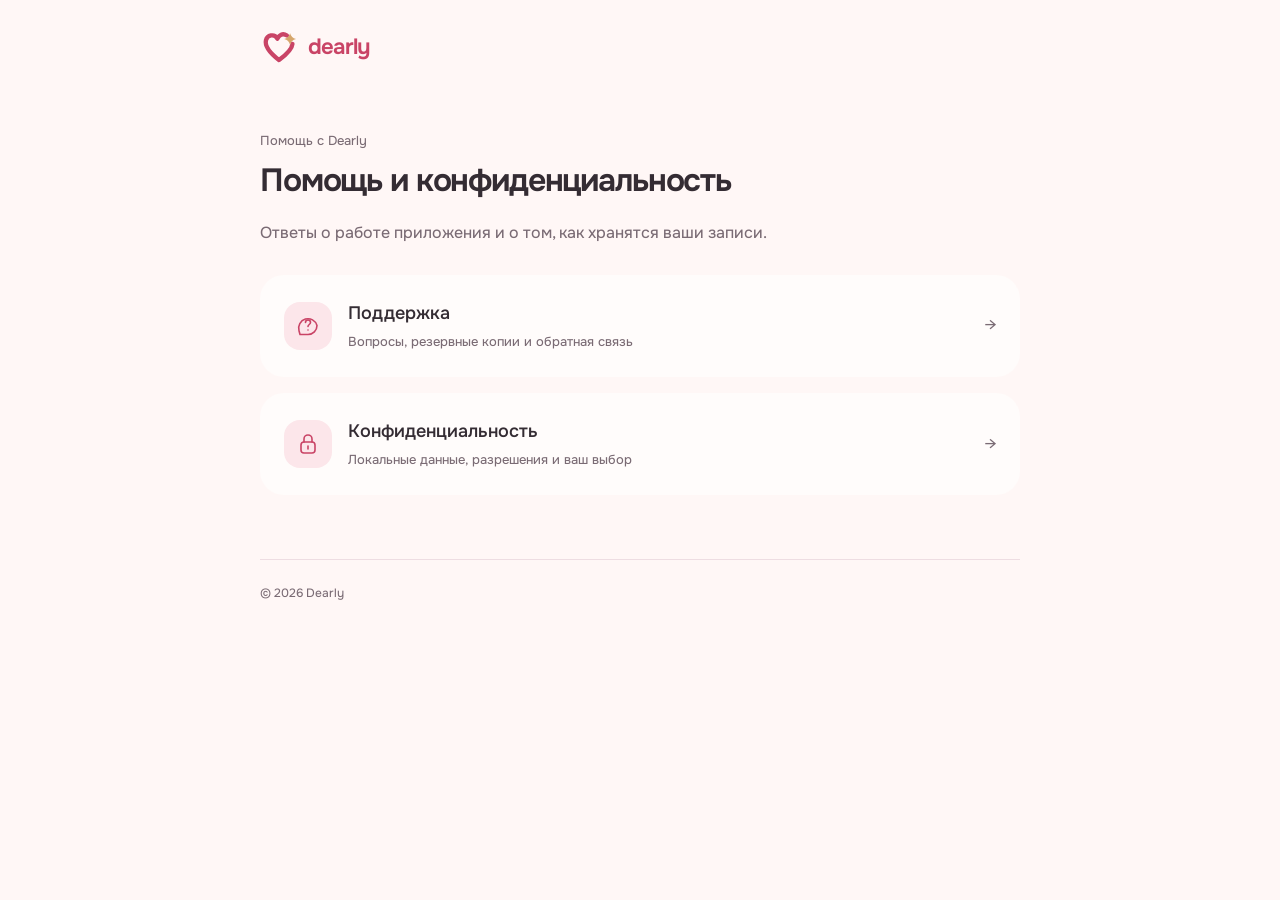
<file: index.html>
<!doctype html><html lang="ru"><head><meta charset="utf-8"><meta name="viewport" content="width=device-width,initial-scale=1"><title>Помощь и конфиденциальность · Dearly</title><meta name="description" content="Dearly — поддержка и конфиденциальность приложения."><meta name="theme-color" content="#fff7f6"><link rel="icon" type="image/svg+xml" href="./assets/mark.svg"><link rel="stylesheet" href="./assets/style.css"></head><body><div class="shell"><header><a class="brand" href="./" aria-label="Dearly — главная"><svg viewBox="0 0 96 96" fill="none" xmlns="http://www.w3.org/2000/svg" aria-hidden="true"><path d="M68 19C57 12 48 18 44 27C36 13 18 18 15 31C11 49 30 67 48 81C64 69 81 54 82 40" stroke="currentColor" stroke-width="11" stroke-linecap="round" stroke-linejoin="round"/><path d="M76 13Q79 25 91 28Q79 31 76 43Q73 31 61 28Q73 25 76 13Z" fill="var(--spark)"/></svg><span>dearly</span></a></header><main><p class="eyebrow">Помощь с Dearly</p><h1>Помощь и конфиденциальность</h1><p class="intro">Ответы о работе приложения и о том, как хранятся ваши записи.</p><div class="cards"><a class="card" href="./support/"><span class="icon"><svg viewBox="0 0 24 24" fill="none" stroke="currentColor" stroke-width="1.6" stroke-linecap="round" stroke-linejoin="round"><path d="M21 11.5a9 9 0 0 1-9 9H4l-1-3.8a9 9 0 1 1 18-5.2Z"/><path d="M9.5 8.5a2.5 2.5 0 0 1 5 0c0 2-2.5 2-2.5 4M12 16h.01"/></svg></span><span><strong>Поддержка</strong><small>Вопросы, резервные копии и обратная связь</small></span><span class="arrow" aria-hidden="true">→</span></a><a class="card" href="./privacy/"><span class="icon"><svg viewBox="0 0 24 24" fill="none" stroke="currentColor" stroke-width="1.6" stroke-linecap="round" stroke-linejoin="round"><rect x="5" y="10" width="14" height="11" rx="3"/><path d="M8 10V7a4 4 0 0 1 8 0v3"/><path d="M12 14v3"/></svg></span><span><strong>Конфиденциальность</strong><small>Локальные данные, разрешения и ваш выбор</small></span><span class="arrow" aria-hidden="true">→</span></a></div></main><footer><span>© 2026 Dearly</span></footer></div></body></html>
</file>
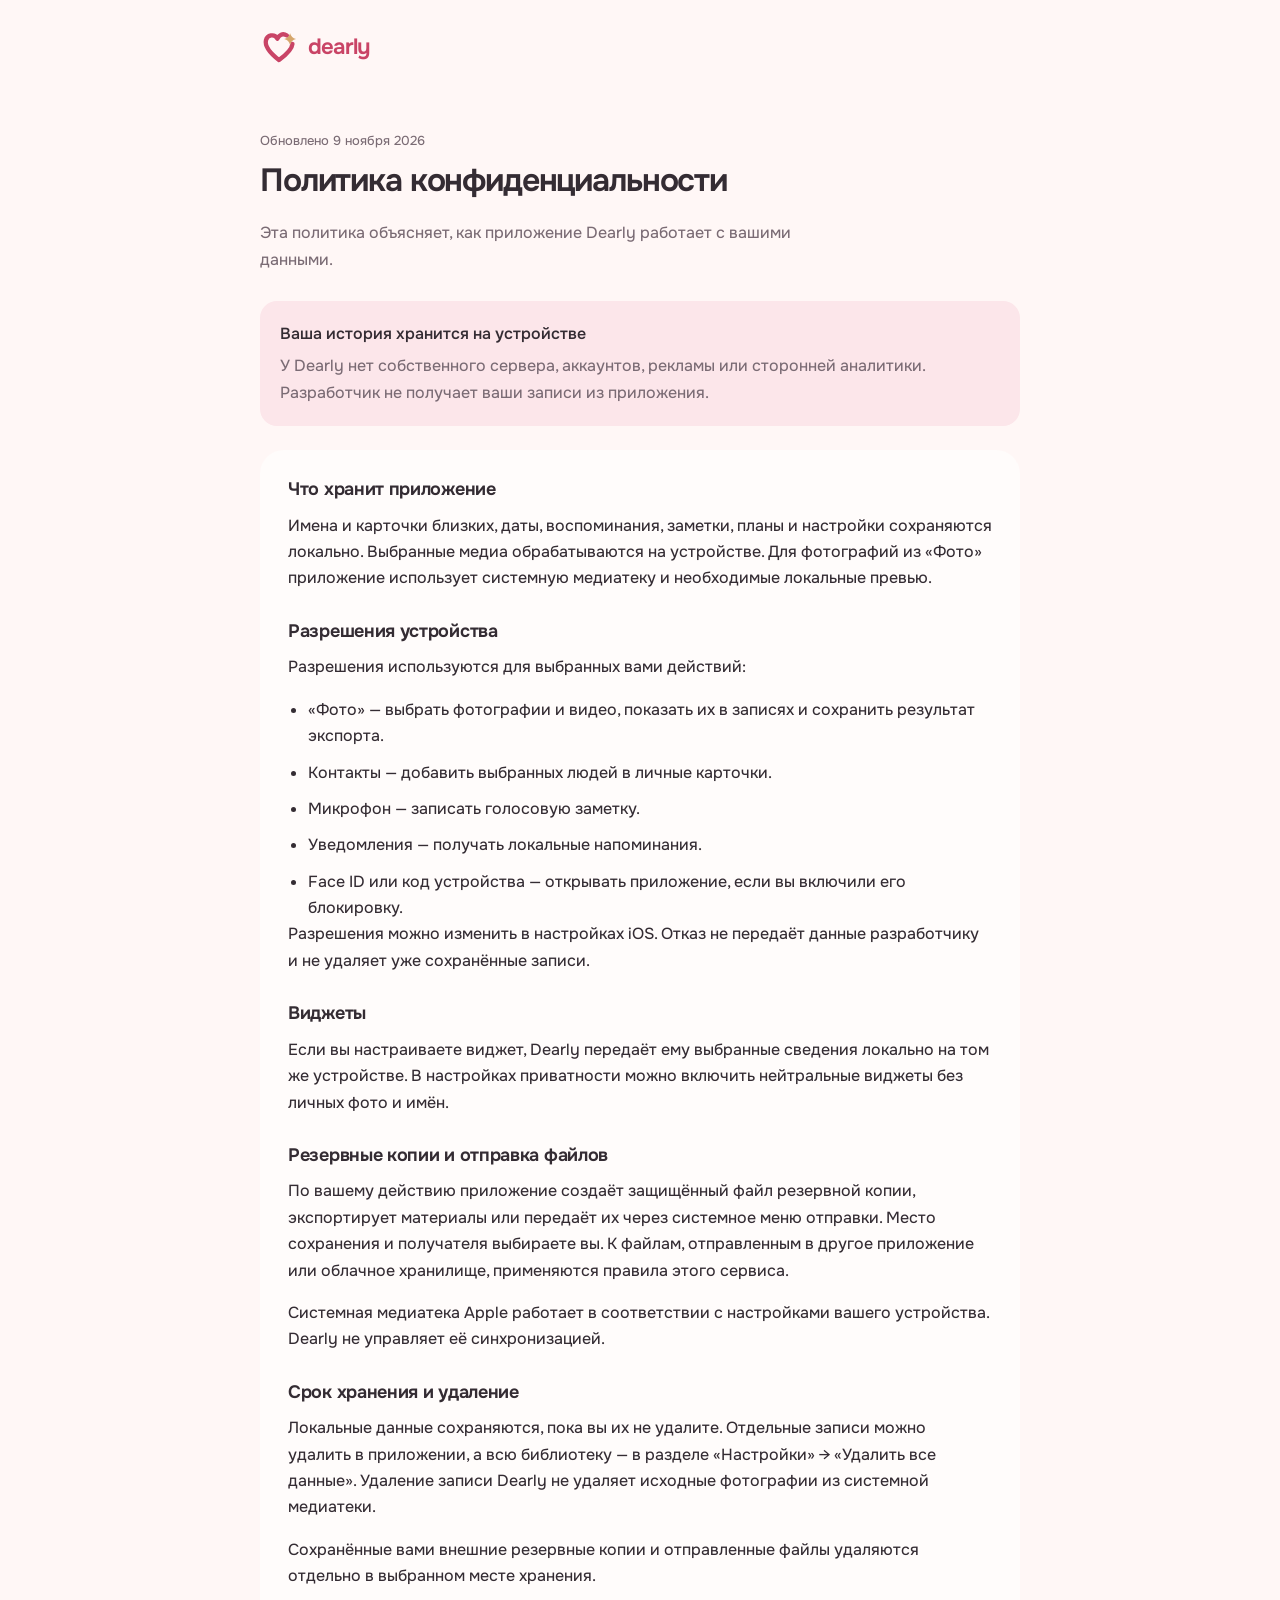
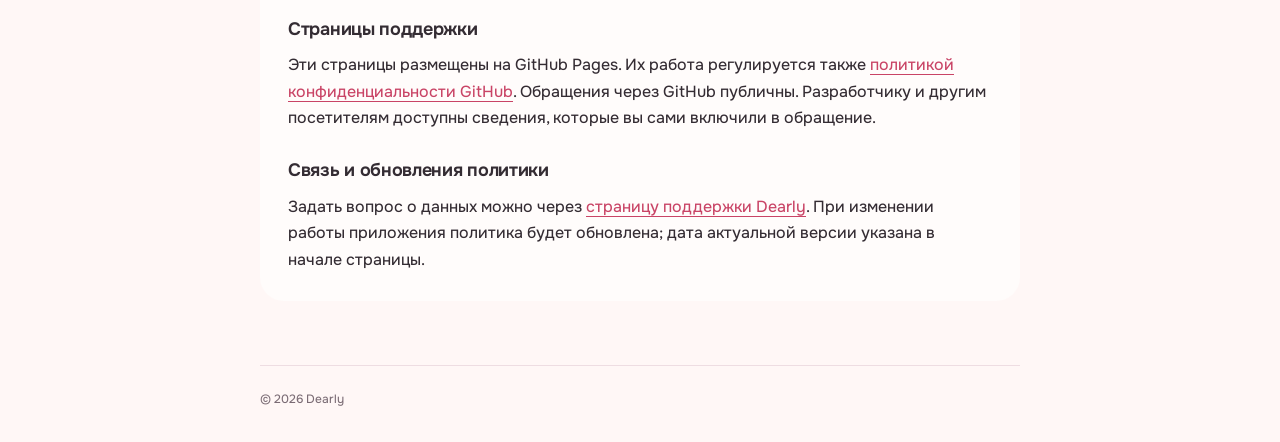
<file: privacy/index.html>
<!doctype html><html lang="ru"><head><meta charset="utf-8"><meta name="viewport" content="width=device-width,initial-scale=1"><title>Политика конфиденциальности · Dearly</title><meta name="description" content="Dearly — поддержка и конфиденциальность приложения."><meta name="theme-color" content="#fff7f6"><link rel="icon" type="image/svg+xml" href="../assets/mark.svg"><link rel="stylesheet" href="../assets/style.css"></head><body><div class="shell"><header><a class="brand" href="../" aria-label="Dearly — главная"><svg viewBox="0 0 96 96" fill="none" xmlns="http://www.w3.org/2000/svg" aria-hidden="true"><path d="M68 19C57 12 48 18 44 27C36 13 18 18 15 31C11 49 30 67 48 81C64 69 81 54 82 40" stroke="currentColor" stroke-width="11" stroke-linecap="round" stroke-linejoin="round"/><path d="M76 13Q79 25 91 28Q79 31 76 43Q73 31 61 28Q73 25 76 13Z" fill="var(--spark)"/></svg><span>dearly</span></a></header><main><p class="eyebrow">Обновлено 9 ноября 2026</p><h1>Политика конфиденциальности</h1><p class="intro">Эта политика объясняет, как приложение Dearly работает с вашими данными.</p><div class="quiet"><strong>Ваша история хранится на устройстве</strong>У Dearly нет собственного сервера, аккаунтов, рекламы или сторонней аналитики. Разработчик не получает ваши записи из приложения.</div><article class="paper"><section><h2>Что хранит приложение</h2><p>Имена и карточки близких, даты, воспоминания, заметки, планы и настройки сохраняются локально. Выбранные медиа обрабатываются на устройстве. Для фотографий из «Фото» приложение использует системную медиатеку и необходимые локальные превью.</p></section><section><h2>Разрешения устройства</h2><p>Разрешения используются для выбранных вами действий:</p><ul class="list"><li>«Фото» — выбрать фотографии и видео, показать их в записях и сохранить результат экспорта.</li><li>Контакты — добавить выбранных людей в личные карточки.</li><li>Микрофон — записать голосовую заметку.</li><li>Уведомления — получать локальные напоминания.</li><li>Face ID или код устройства — открывать приложение, если вы включили его блокировку.</li></ul><p>Разрешения можно изменить в настройках iOS. Отказ не передаёт данные разработчику и не удаляет уже сохранённые записи.</p></section><section><h2>Виджеты</h2><p>Если вы настраиваете виджет, Dearly передаёт ему выбранные сведения локально на том же устройстве. В настройках приватности можно включить нейтральные виджеты без личных фото и имён.</p></section><section><h2>Резервные копии и отправка файлов</h2><p>По вашему действию приложение создаёт защищённый файл резервной копии, экспортирует материалы или передаёт их через системное меню отправки. Место сохранения и получателя выбираете вы. К файлам, отправленным в другое приложение или облачное хранилище, применяются правила этого сервиса.</p><p>Системная медиатека Apple работает в соответствии с настройками вашего устройства. Dearly не управляет её синхронизацией.</p></section><section><h2>Срок хранения и удаление</h2><p>Локальные данные сохраняются, пока вы их не удалите. Отдельные записи можно удалить в приложении, а всю библиотеку — в разделе «Настройки» → «Удалить все данные». Удаление записи Dearly не удаляет исходные фотографии из системной медиатеки.</p><p>Сохранённые вами внешние резервные копии и отправленные файлы удаляются отдельно в выбранном месте хранения.</p></section><section><h2>Страницы поддержки</h2><p>Эти страницы размещены на GitHub Pages. Их работа регулируется также <a href="https://docs.github.com/en/site-policy/privacy-policies/github-general-privacy-statement">политикой конфиденциальности GitHub</a>. Обращения через GitHub публичны. Разработчику и другим посетителям доступны сведения, которые вы сами включили в обращение.</p></section><section><h2>Связь и обновления политики</h2><p>Задать вопрос о данных можно через <a href="../support/">страницу поддержки Dearly</a>. При изменении работы приложения политика будет обновлена; дата актуальной версии указана в начале страницы.</p></section></article></main><footer><span>© 2026 Dearly</span></footer></div></body></html>
</file>
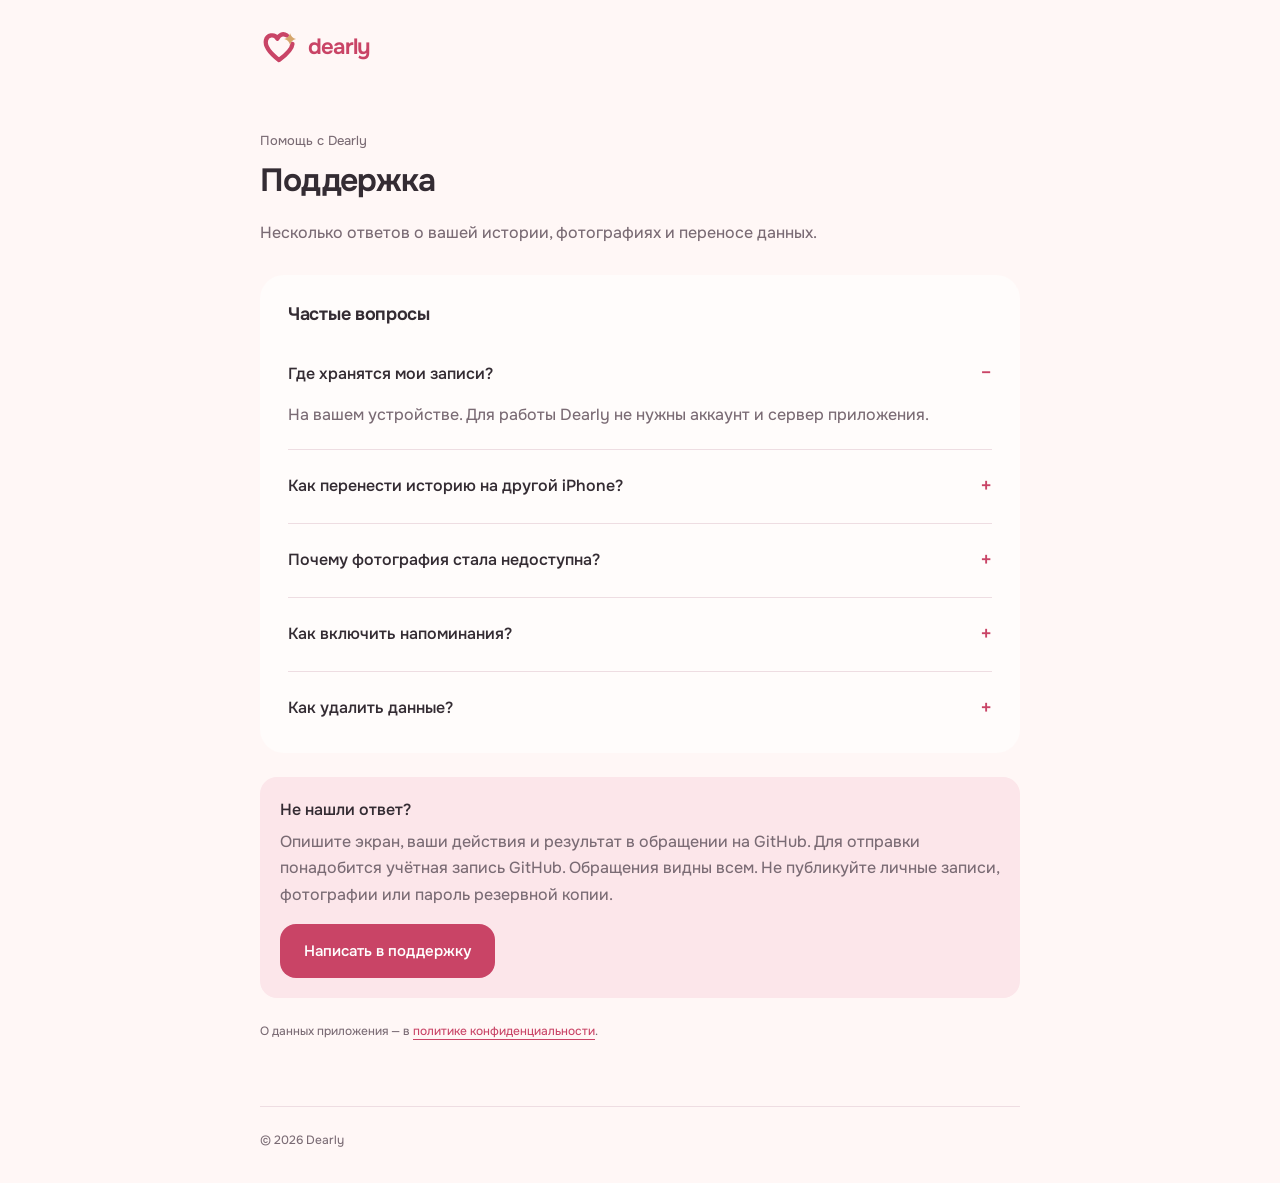
<file: support/index.html>
<!doctype html><html lang="ru"><head><meta charset="utf-8"><meta name="viewport" content="width=device-width,initial-scale=1"><title>Поддержка · Dearly</title><meta name="description" content="Dearly — поддержка и конфиденциальность приложения."><meta name="theme-color" content="#fff7f6"><link rel="icon" type="image/svg+xml" href="../assets/mark.svg"><link rel="stylesheet" href="../assets/style.css"></head><body><div class="shell"><header><a class="brand" href="../" aria-label="Dearly — главная"><svg viewBox="0 0 96 96" fill="none" xmlns="http://www.w3.org/2000/svg" aria-hidden="true"><path d="M68 19C57 12 48 18 44 27C36 13 18 18 15 31C11 49 30 67 48 81C64 69 81 54 82 40" stroke="currentColor" stroke-width="11" stroke-linecap="round" stroke-linejoin="round"/><path d="M76 13Q79 25 91 28Q79 31 76 43Q73 31 61 28Q73 25 76 13Z" fill="var(--spark)"/></svg><span>dearly</span></a></header><main><p class="eyebrow">Помощь с Dearly</p><h1>Поддержка</h1><p class="intro">Несколько ответов о вашей истории, фотографиях и переносе данных.</p><div class="paper"><section><h2>Частые вопросы</h2><details open><summary>Где хранятся мои записи?</summary><p>На вашем устройстве. Для работы Dearly не нужны аккаунт и сервер приложения.</p></details><details><summary>Как перенести историю на другой iPhone?</summary><p>Откройте «Настройки» → «Резервная копия» и сохраните защищённый файл. На другом устройстве выберите «Восстановить из файла». Сохраните пароль к копии: он понадобится для восстановления.</p></details><details><summary>Почему фотография стала недоступна?</summary><p>Проверьте доступ Dearly к «Фото» в системных настройках и доступность исходного снимка в медиатеке. После удаления оригинала или изменения доступа возможности открытия и экспорта фото могут быть ограничены.</p></details><details><summary>Как включить напоминания?</summary><p>Настройте их у нужной даты и разрешите уведомления для Dearly в iOS. Проверьте также, что карточка человека не в архиве и уведомления для неё включены. Время доставки зависит от настроек устройства.</p></details><details><summary>Как удалить данные?</summary><p>Используйте удаление отдельной записи или «Настройки» → «Удалить все данные». Исходные фотографии в «Фото» и внешние файлы резервных копий остаются в выбранных местах хранения.</p></details></section></div><div class="quiet support-action"><strong>Не нашли ответ?</strong><p>Опишите экран, ваши действия и результат в обращении на GitHub. Для отправки понадобится учётная запись GitHub. Обращения видны всем. Не публикуйте личные записи, фотографии или пароль резервной копии.</p><a class="button" href="https://github.com/etozhenerk/dearly-support/issues/new?title=Dearly%3A%20">Написать в поддержку</a></div><p class="meta">О данных приложения — в <a href="../privacy/">политике конфиденциальности</a>.</p></main><footer><span>© 2026 Dearly</span></footer></div></body></html>
</file>
<file: assets/style.css>
@font-face{font-family:Onest;src:url("Onest-Variable.ttf") format("truetype");font-weight:100 900;font-display:swap}
:root{--screen:rgb(255 247 246 / 1);--card:rgb(255 252 251 / 1);--accent:rgb(201 68 102 / 1);--date:rgb(248 213 220 / 1);--icon:rgb(252 230 234 / 1);--avatar:rgb(222 140 156 / 1);--text:rgb(52 44 51 / 1);--muted:rgb(130 116 123 / 1);--onAccent:rgb(255 255 255 / 1);--accentPressed:rgb(180 54 88 / 1);--border:rgb(238 221 226 / 1);--handle:rgb(188 152 164 / 1);--danger:rgb(175 41 72 / 1);--success:rgb(62 104 86 / 1);--successSoft:rgb(234 241 237 / 1);--mutedText:rgb(122 107 116 / 1);--spark:rgb(214 166 107 / 1);--calendarBorder:rgb(232 197 206 / 1);--font-caption:12px;--font-meta:13px;--font-label:14px;--font-control:15px;--font-body:16px;--font-section:18px;--font-title:22px;--font-hero:28px;--font-display:32px;--font-number:36px;--font-launchWord:88px;--weight-body:450;--weight-medium:550;--weight-strong:650;--weight-calendar:600;}

*{box-sizing:border-box}html{scroll-behavior:smooth}body{margin:0;background:var(--screen);color:var(--text);font:var(--weight-body) var(--font-body)/1.65 Onest,system-ui,sans-serif}a{color:var(--accent);text-underline-offset:4px}a:hover{color:var(--accentPressed)}button,a{-webkit-tap-highlight-color:transparent}.shell{width:min(100% - 48px,760px);margin:auto}header{display:flex;align-items:center;justify-content:space-between;gap:24px;padding:28px 0}.brand{display:inline-flex;align-items:center;gap:10px;color:var(--accent);text-decoration:none;font-size:var(--font-title);font-weight:650;letter-spacing:-.8px}.brand svg{height:38px;width:38px;flex:none}nav{display:flex;gap:20px;align-items:center}nav a{font-size:var(--font-label);font-weight:550;text-decoration:none;color:var(--mutedText)}nav a[aria-current=page]{color:var(--accent)}main{padding:36px 0 64px}.eyebrow{font-size:var(--font-meta);color:var(--mutedText);margin:0 0 12px}h1{font-size:var(--font-display);font-weight:650;line-height:1.15;letter-spacing:-1.15px;margin:0 0 20px;max-width:650px}h2{font-size:var(--font-section);font-weight:650;line-height:1.25;letter-spacing:-.3px;margin:0 0 12px}p{margin:0 0 16px}p:last-child{margin-bottom:0}.intro{font-size:var(--font-body);color:var(--mutedText);max-width:600px;margin-bottom:28px}.paper{background:var(--card);border-radius:24px;padding:28px;display:grid;gap:28px}.quiet{background:var(--icon);padding:20px;border-radius:17px;color:var(--mutedText);margin-bottom:24px}.quiet strong{display:block;color:var(--text);font-weight:550;margin-bottom:6px}.cards{display:grid;gap:16px}.card{display:flex;gap:16px;align-items:center;background:var(--card);padding:24px;border-radius:24px;text-decoration:none;color:var(--text);transition:background .15s}.card:hover{background:var(--icon);color:var(--text)}.card .icon{width:48px;height:48px;border-radius:16px;display:grid;place-items:center;background:var(--icon);color:var(--accent);flex:none}.icon svg{width:24px;height:24px}.card strong{display:block;font-weight:550;font-size:var(--font-section)}.card small{display:block;font-size:var(--font-meta);color:var(--mutedText);margin-top:3px}.arrow{margin-left:auto;color:var(--mutedText)}.button{display:inline-flex;align-items:center;justify-content:center;min-height:54px;padding:12px 24px;border-radius:16px;color:var(--onAccent);background:var(--accent);text-decoration:none;font-size:var(--font-control);font-weight:550}.button:hover{background:var(--accentPressed);color:var(--onAccent)}.support-action{margin-top:24px}details{border-bottom:1px solid var(--border);padding:20px 0}details:first-child{padding-top:0}details:last-child{border:0;padding-bottom:0}summary{cursor:pointer;font-weight:550;line-height:1.5;list-style:none;display:flex;gap:16px;align-items:center}summary::-webkit-details-marker{display:none}summary:after{content:'+';margin-left:auto;color:var(--accent);font-size:22px;font-weight:450}details[open] summary:after{content:'−'}details p{color:var(--mutedText);margin-top:12px}footer{padding:24px 0 32px;border-top:1px solid var(--border);font-size:var(--font-caption);color:var(--mutedText);display:flex;gap:16px;justify-content:space-between;flex-wrap:wrap}footer a{color:var(--mutedText)}.foot-links{display:flex;gap:16px}.list{padding-left:20px;margin:0}.list li+li{margin-top:10px}.meta{font-size:var(--font-caption);color:var(--mutedText)}@media(max-width:520px){header{align-items:flex-start;gap:16px;padding:24px 0}nav{gap:12px;flex-wrap:wrap;justify-content:flex-end;max-width:190px}nav a{font-size:var(--font-meta)}main{padding-top:24px}.paper{padding:24px;gap:24px}h1{font-size:var(--font-display)}.card{padding:20px}.card strong{font-size:var(--font-body)}.brand{gap:6px}.brand svg{width:33px;height:33px}}@media(prefers-reduced-motion:reduce){html{scroll-behavior:auto}.card{transition:none}}
</file>
